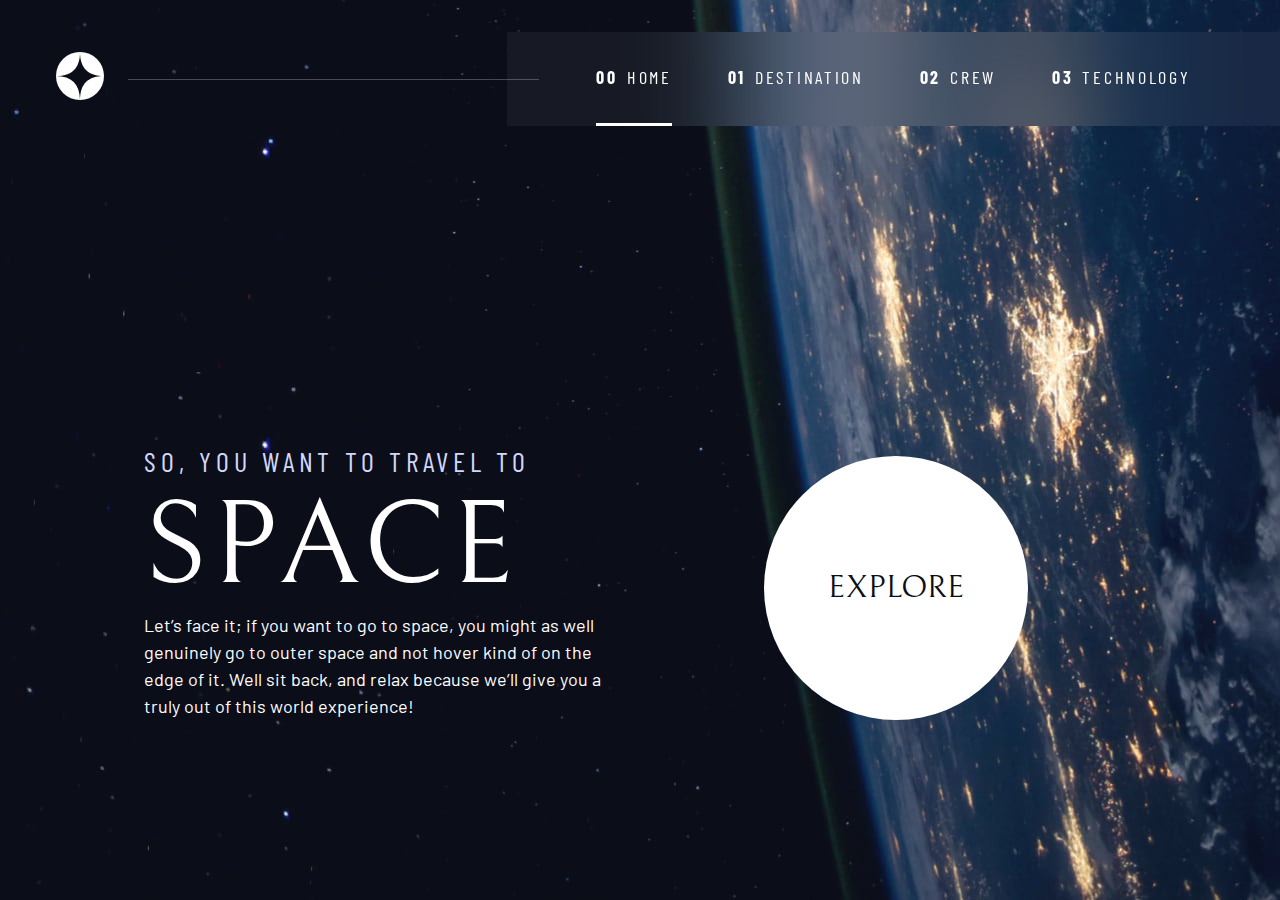
<file: index.html>
<!DOCTYPE html>
<html lang="en">
  <head>
    <meta charset="UTF-8" />
    <meta name="viewport" content="width=device-width, initial-scale=1.0" />
    <title>Frontend Mentor | Space Tourism</title>

    <link rel="preconnect" href="https://fonts.googleapis.com" />
    <link rel="preconnect" href="https://fonts.gstatic.com" crossorigin />
    <link
      href="https://fonts.googleapis.com/css2?family=Barlow+Condensed:wght@400;700&family=Bellefair&family=Barlow:wght@400;700&display=swap"
      rel="stylesheet"
    />

    <link rel="stylesheet" href="styles/index.css" />
    <link rel="icon" type="image/png" href="assets/icons/favicon-32x32.png" />

    <script src="js/navigation.js" defer></script>
  </head>

  <body class="home">
    <a href="#main" class="skip-to-content">Skip to content</a>

    <header class="primary-header flex">
      <div>
        <img
          src="./assets/shared/logo.svg"
          alt="space tourism logo"
          class="logo"
        />
      </div>
      <button
        class="mobile-nav-toggle"
        aria-controls="primary-navigation"
        aria-expanded="false"
      >
        <span class="sr-only">Menu</span>
      </button>

      <nav>
        <ul
          id="primary-navigation"
          data-visible="false"
          class="primary-navigation underline-indicators flex"
        >
          <li class="active">
            <a
              class="uppercase ff-sans-cond text-white letter-spacing-2"
              href="index.html"
            >
              <span aria-hidden="true">00</span>Home
            </a>
          </li>
          <li>
            <a
              class="uppercase ff-sans-cond text-white letter-spacing-2"
              href="destination.html"
            >
              <span aria-hidden="true">01</span>Destination
            </a>
          </li>
          <li>
            <a
              class="uppercase ff-sans-cond text-white letter-spacing-2"
              href="crew.html"
            >
              <span aria-hidden="true">02</span>Crew</a
            >
          </li>
          <li>
            <a
              class="uppercase ff-sans-cond text-white letter-spacing-2"
              href="technology.html"
            >
              <span aria-hidden="true">03</span>Technology
            </a>
          </li>
        </ul>
      </nav>
    </header>

    <main id="main" class="grid-container grid-container--home">
      <div>
        <h1 class="text-accent fs-500 ff-sans-cond uppercase letter-spacing-1">
          So, you want to travel to
          <span class="block fs-900 ff-serif text-white">Space</span>
        </h1>
        <p>
          Let’s face it; if you want to go to space, you might as well genuinely
          go to outer space and not hover kind of on the edge of it. Well sit
          back, and relax because we’ll give you a truly out of this world
          experience!
        </p>
      </div>

      <div>
        <a
          href="destination.html"
          class="large-button-2 ff-serif text-dark uppercase bg-white"
          >Explore</a
        >
      </div>
    </main>
  </body>
</html>
</file>
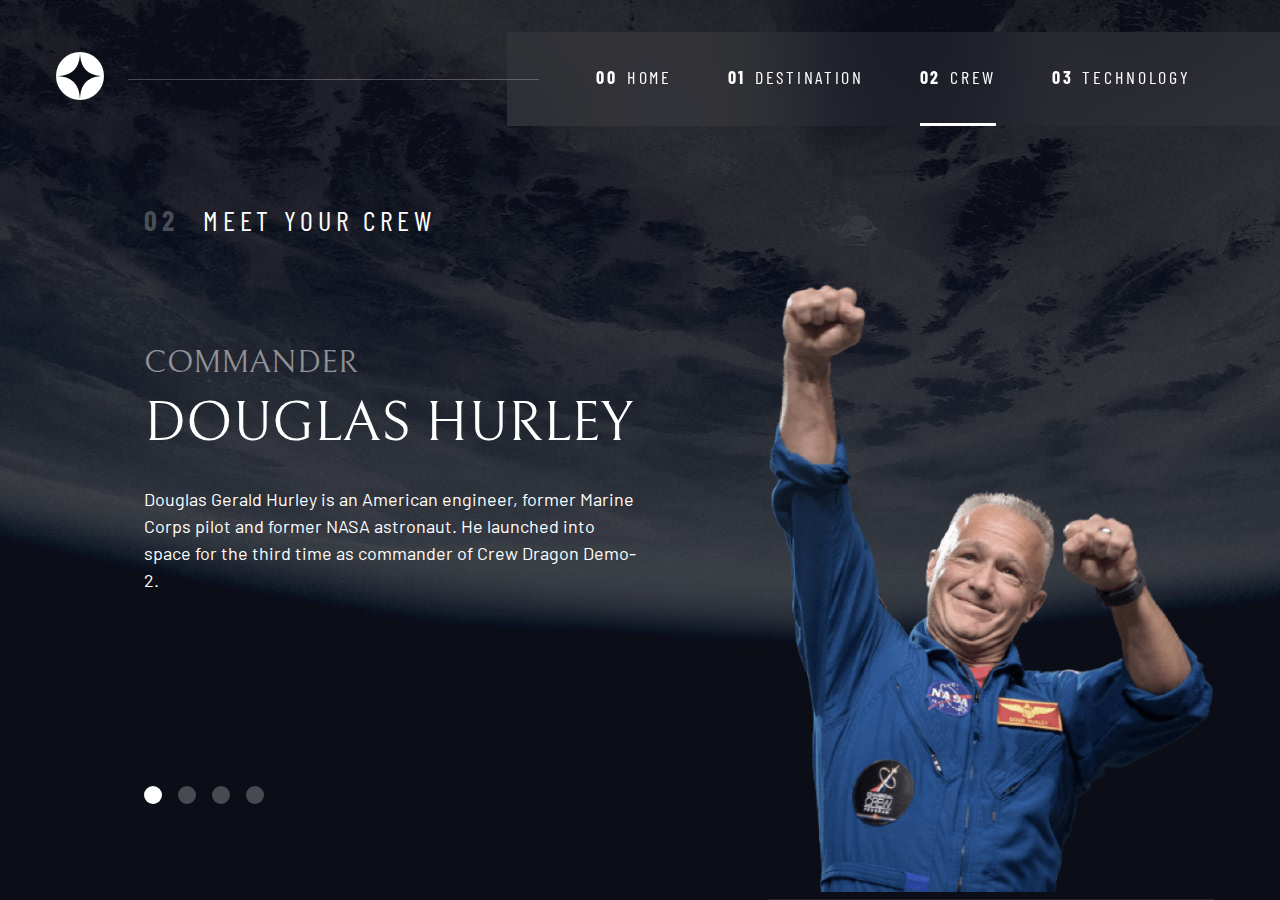
<file: crew.html>
<!DOCTYPE html>
<html lang="en">
  <head>
    <meta charset="UTF-8" />
    <meta name="viewport" content="width=device-width, initial-scale=1.0" />
    <title>Frontend Mentor | Space Tourism</title>

    <link rel="preconnect" href="https://fonts.googleapis.com" />
    <link rel="preconnect" href="https://fonts.gstatic.com" crossorigin />
    <link
      href="https://fonts.googleapis.com/css2?family=Barlow+Condensed:wght@400;700&family=Bellefair&family=Barlow:wght@400;700&display=swap"
      rel="stylesheet"
    />

    <link rel="stylesheet" href="styles/index.css" />
    <link rel="icon" type="image/png" href="assets/icons/favicon-32x32.png" />

    <script src="js/navigation.js" defer></script>
    <script src="js/tabs.js" defer></script>
  </head>

  <body class="crew">
    <a href="#main" class="skip-to-content">Skip to content</a>

    <header class="primary-header flex">
      <div>
        <img
          src="./assets/shared/logo.svg"
          alt="space tourism logo"
          class="logo"
        />
      </div>
      <button
        class="mobile-nav-toggle"
        aria-controls="primary-navigation"
        aria-expanded="false"
      >
        <span class="sr-only">Menu</span>
      </button>

      <nav>
        <ul
          id="primary-navigation"
          data-visible="false"
          class="primary-navigation underline-indicators flex"
        >
          <li>
            <a
              class="uppercase ff-sans-cond text-white letter-spacing-2"
              href="index.html"
              ><span aria-hidden="true">00</span>Home</a
            >
          </li>
          <li>
            <a
              class="uppercase ff-sans-cond text-white letter-spacing-2"
              href="destination.html"
              ><span aria-hidden="true">01</span>Destination</a
            >
          </li>
          <li class="active">
            <a
              class="uppercase ff-sans-cond text-white letter-spacing-2"
              href="crew.html"
              ><span aria-hidden="true">02</span>Crew</a
            >
          </li>
          <li>
            <a
              class="uppercase ff-sans-cond text-white letter-spacing-2"
              href="technology.html"
              ><span aria-hidden="true">03</span>Technology</a
            >
          </li>
        </ul>
      </nav>
    </header>

    <main id="main" class="grid-container grid-container--crew">
      <h1 class="numbered-title">
        <span aria-hidden="true">02</span> Meet your crew
      </h1>

      <div
        class="dot-indicators flex"
        role="tablist"
        aria-label="crew member list"
      >
        <button
          aria-selected="true"
          aria-controls="commander-tab"
          role="tab"
          data-image="commander-image"
          tabindex="0"
        >
          <span class="sr-only">The commander</span>
        </button>
        <button
          aria-selected="false"
          aria-controls="mission-tab"
          role="tab"
          data-image="mission-image"
          tabindex="-1"
        >
          <span class="sr-only">The mission specialist</span>
        </button>
        <button
          aria-selected="false"
          aria-controls="pilot-tab"
          role="tab"
          data-image="pilot-image"
          tabindex="-1"
        >
          <span class="sr-only">The pilot</span>
        </button>
        <button
          aria-selected="false"
          aria-controls="crew-tab"
          role="tab"
          data-image="crew-image"
          tabindex="-1"
        >
          <span class="sr-only">The crew engineer</span>
        </button>
      </div>

      <!-- commander -->
      <article
        id="commander-tab"
        class="crew-details flow"
        role="tabpanel"
        tabindex="0"
      >
        <header class="flow flow--space-small">
          <h2 class="fs-600 ff-serif uppercase">Commander</h2>
          <p class="fs-700 uppercase ff-serif">Douglas Hurley</p>
        </header>
        <p>
          Douglas Gerald Hurley is an American engineer, former Marine Corps
          pilot and former NASA astronaut. He launched into space for the third
          time as commander of Crew Dragon Demo-2.
        </p>
      </article>

      <!-- mission specialist -->
      <article
        hidden
        class="crew-details flow"
        id="mission-tab"
        role="tabpanel"
        tabindex="0"
      >
        <header class="flow flow--space-small">
          <h2 class="fs-600 ff-serif uppercase">Mission Specialist</h2>
          <p class="fs-700 uppercase ff-serif">Mark SHuttleworth</p>
        </header>
        <p>
          Mark Richard Shuttleworth is the founder and CEO of Canonical, the
          company behind the Linux-based Ubuntu operating system. Shuttleworth
          became the first South African to travel to space as a space tourist.
        </p>
      </article>

      <!-- pilot -->
      <article
        hidden
        class="crew-details flow"
        id="pilot-tab"
        role="tabpanel"
        tabindex="0"
      >
        <header class="flow flow--space-small">
          <h2 class="fs-600 ff-serif uppercase">Pilot</h2>
          <p class="fs-700 uppercase ff-serif">Victor Glover</p>
        </header>
        <p>
          Pilot on the first operational flight of the SpaceX Crew Dragon to the
          International Space Station. Glover is a commander in the U.S. Navy
          where he pilots an F/A-18.He was a crew member of Expedition 64, and
          served as a station systems flight engineer.
        </p>
      </article>

      <!-- engineer -->
      <article
        hidden
        class="crew-details flow"
        id="crew-tab"
        role="tabpanel"
        tabindex="0"
      >
        <header class="flow flow--space-small">
          <h2 class="fs-600 ff-serif uppercase">Flight Engineer</h2>
          <p class="fs-700 uppercase ff-serif">Anousheh Ansari</p>
        </header>
        <p>
          Anousheh Ansari is an Iranian American engineer and co-founder of
          Prodea Systems. Ansari was the fourth self-funded space tourist, the
          first self-funded woman to fly to the ISS, and the first Iranian in
          space.
        </p>
      </article>

      <picture id="commander-image">
        <source
          srcset="assets/crew/image-douglas-hurley.png"
          type="image/webp"
        />
        <img src="assets/crew/image-douglas-hurley.png" alt="Douglas Hurley" />
      </picture>
      <picture hidden id="mission-image">
        <source
          srcset="assets/crew/image-mark-shuttleworth.webp"
          type="image/webp"
        />
        <img
          src="assets/crew/image-mark-shuttleworth.png"
          alt="Douglas Hurley"
        />
      </picture>
      <picture hidden id="pilot-image">
        <source
          srcset="assets/crew/image-victor-glover.webp"
          type="image/webp"
        />
        <img src="assets/crew/image-victor-glover.png" alt="Douglas Hurley" />
      </picture>
      <picture hidden id="crew-image">
        <source
          srcset="assets/crew/image-anousheh-ansari.webp"
          type="image/webp"
        />
        <img src="assets/crew/image-anousheh-ansari.png" alt="Douglas Hurley" />
      </picture>
    </main>
  </body>
</html>
</file>
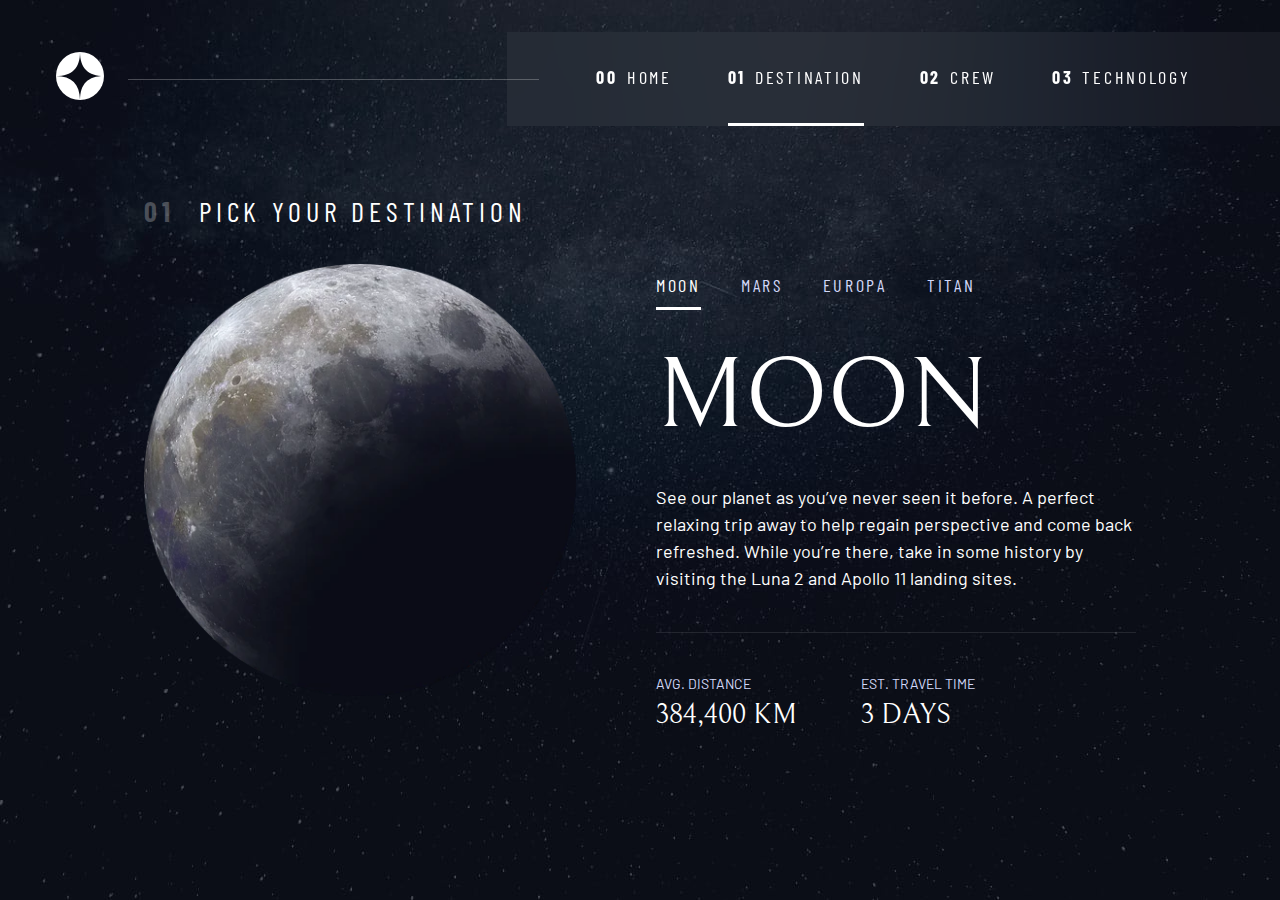
<file: destination.html>
<!DOCTYPE html>
<html lang="en">
  <head>
    <meta charset="UTF-8" />
    <meta name="viewport" content="width=device-width, initial-scale=1.0" />
    <title>Frontend Mentor | Space Tourism</title>

    <link rel="preconnect" href="https://fonts.googleapis.com" />
    <link rel="preconnect" href="https://fonts.gstatic.com" crossorigin />
    <link
      href="https://fonts.googleapis.com/css2?family=Barlow+Condensed:wght@400;700&family=Bellefair&family=Barlow:wght@400;700&display=swap"
      rel="stylesheet"
    />

    <link rel="stylesheet" href="styles/index.css" />
    <link rel="icon" type="image/png" href="assets/icons/favicon-32x32.png" />

    <script src="js/navigation.js" defer></script>
    <script src="js/tabs.js" defer></script>
  </head>

  <body class="destination">
    <a href="#main" class="skip-to-content">Skip to content</a>

    <header class="primary-header flex">
      <div>
        <img
          src="./assets/shared/logo.svg"
          alt="space tourism logo"
          class="logo"
        />
      </div>
      <button
        class="mobile-nav-toggle"
        aria-controls="primary-navigation"
        aria-expanded="false"
      >
        <span class="sr-only">Menu</span>
      </button>

      <nav>
        <ul
          id="primary-navigation"
          data-visible="false"
          class="primary-navigation underline-indicators flex"
        >
          <li>
            <a
              class="uppercase ff-sans-cond text-white letter-spacing-2"
              href="index.html"
              ><span aria-hidden="true">00</span>Home</a
            >
          </li>
          <li class="active">
            <a
              class="uppercase ff-sans-cond text-white letter-spacing-2"
              href="destination.html"
              ><span aria-hidden="true">01</span>Destination</a
            >
          </li>
          <li>
            <a
              class="uppercase ff-sans-cond text-white letter-spacing-2"
              href="crew.html"
              ><span aria-hidden="true">02</span>Crew</a
            >
          </li>
          <li>
            <a
              class="uppercase ff-sans-cond text-white letter-spacing-2"
              href="technology.html"
              ><span aria-hidden="true">03</span>Technology</a
            >
          </li>
        </ul>
      </nav>
    </header>

    <main id="main" class="grid-container grid-container--destination flow">
      <h1 class="numbered-title">
        <span aria-hidden="true">01</span> Pick your destination
      </h1>

      <picture id="moon-image">
        <source srcset="assets/destination/image-moon.webp" type="image/webp" />
        <img src="assets/destination/image-moon.png" alt="the moon" />
      </picture>
      <picture hidden id="mars-image">
        <source srcset="assets/destination/image-mars.webp" type="image/webp" />
        <img src="assets/destination/image-mars.png" alt="the planet mars" />
      </picture>
      <picture hidden id="europa-image">
        <source
          srcset="assets/destination/image-europa.webp"
          type="image/webp"
        />
        <img
          src="assets/destination/image-europa.png"
          alt="the planet europa"
        />
      </picture>
      <picture hidden id="titan-image">
        <source
          srcset="assets/destination/image-titan.webp"
          type="image/webp"
        />
        <img src="assets/destination/image-titan.png" alt="the moon titan" />
      </picture>

      <div
        class="tab-list underline-indicators flex"
        role="tablist"
        aria-label="destination list"
      >
        <button
          aria-selected="true"
          role="tab"
          aria-controls="moon-tab"
          class="uppercase ff-sans-cond text-accent letter-spacing-2"
          tabindex="0"
          data-image="moon-image"
        >
          Moon
        </button>
        <button
          aria-selected="false"
          role="tab"
          aria-controls="mars-tab"
          class="uppercase ff-sans-cond text-accent letter-spacing-2"
          tabindex="-1"
          data-image="mars-image"
        >
          Mars
        </button>
        <button
          aria-selected="false"
          role="tab"
          aria-controls="europa-tab"
          class="uppercase ff-sans-cond text-accent letter-spacing-2"
          tabindex="-1"
          data-image="europa-image"
        >
          Europa
        </button>
        <button
          aria-selected="false"
          role="tab"
          aria-controls="titan-tab"
          class="uppercase ff-sans-cond text-accent letter-spacing-2"
          tabindex="-1"
          data-image="titan-image"
        >
          Titan
        </button>
      </div>

      <!-- Moon -->
      <article
        class="destination-info flow"
        id="moon-tab"
        tabindex="0"
        role="tabpanel"
      >
        <h2 class="fs-800 uppercase ff-serif">Moon</h2>

        <p>
          See our planet as you’ve never seen it before. A perfect relaxing trip
          away to help regain perspective and come back refreshed. While you’re
          there, take in some history by visiting the Luna 2 and Apollo 11
          landing sites.
        </p>

        <div class="destination-meta flex">
          <div>
            <h3 class="text-accent fs-200 uppercase">Avg. distance</h3>
            <p class="ff-serif uppercase">384,400 KM</p>
          </div>
          <div>
            <h3 class="text-accent fs-200 uppercase">Est. travel time</h3>
            <p class="ff-serif uppercase">3 days</p>
          </div>
        </div>
      </article>

      <!-- Mars -->
      <article
        hidden
        class="destination-info flow"
        id="mars-tab"
        tabindex="0"
        role="tabpanel"
      >
        <h2 class="fs-800 uppercase ff-serif">Mars</h2>

        <p>
          Don’t forget to pack your hiking boots. You’ll need them to tackle
          Olympus Mons, the tallest planetary mountain in our solar system. It’s
          two and a half times the size of Everest!
        </p>

        <div class="destination-meta flex">
          <div>
            <h3 class="text-accent fs-200 uppercase">Avg. distance</h3>
            <p class="ff-serif uppercase">225 mil. km</p>
          </div>
          <div>
            <h3 class="text-accent fs-200 uppercase">Est. travel time</h3>
            <p class="ff-serif uppercase">9 months</p>
          </div>
        </div>
      </article>

      <!-- Europa -->
      <article
        hidden
        class="destination-info flow"
        id="europa-tab"
        tabindex="0"
        role="tabpanel"
      >
        <h2 class="fs-800 uppercase ff-serif">Europa</h2>

        <p>
          The smallest of the four Galilean moons orbiting Jupiter, Europa is a
          winter lover’s dream. With an icy surface, it’s perfect for a bit of
          ice skating, curling, hockey, or simple relaxation in your snug
          wintery cabin.
        </p>
        <div class="destination-meta flex">
          <div>
            <h3 class="text-accent fs-200 uppercase">Avg. distance</h3>
            <p class="ff-serif uppercase">628 mil. km</p>
          </div>
          <div>
            <h3 class="text-accent fs-200 uppercase">Est. travel time</h3>
            <p class="ff-serif uppercase">3 yearss</p>
          </div>
        </div>
      </article>

      <!-- Titan -->
      <article
        hidden
        class="destination-info flow"
        id="titan-tab"
        tabindex="0"
        role="tabpanel"
      >
        <h2 class="fs-800 uppercase ff-serif">Titan</h2>

        <p>
          The only moon known to have a dense atmosphere other than Earth, Titan
          is a home away from home (just a few hundred degrees colder!). As a
          bonus, you get striking views of the Rings of Saturn.
        </p>

        <div class="destination-meta flex">
          <div>
            <h3 class="text-accent fs-200 uppercase">Avg. distance</h3>
            <p class="ff-serif uppercase">1.6 bil. km</p>
          </div>
          <div>
            <h3 class="text-accent fs-200 uppercase">Est. travel time</h3>
            <p class="ff-serif uppercase">7 years</p>
          </div>
        </div>
      </article>
    </main>
  </body>
</html>
</file>
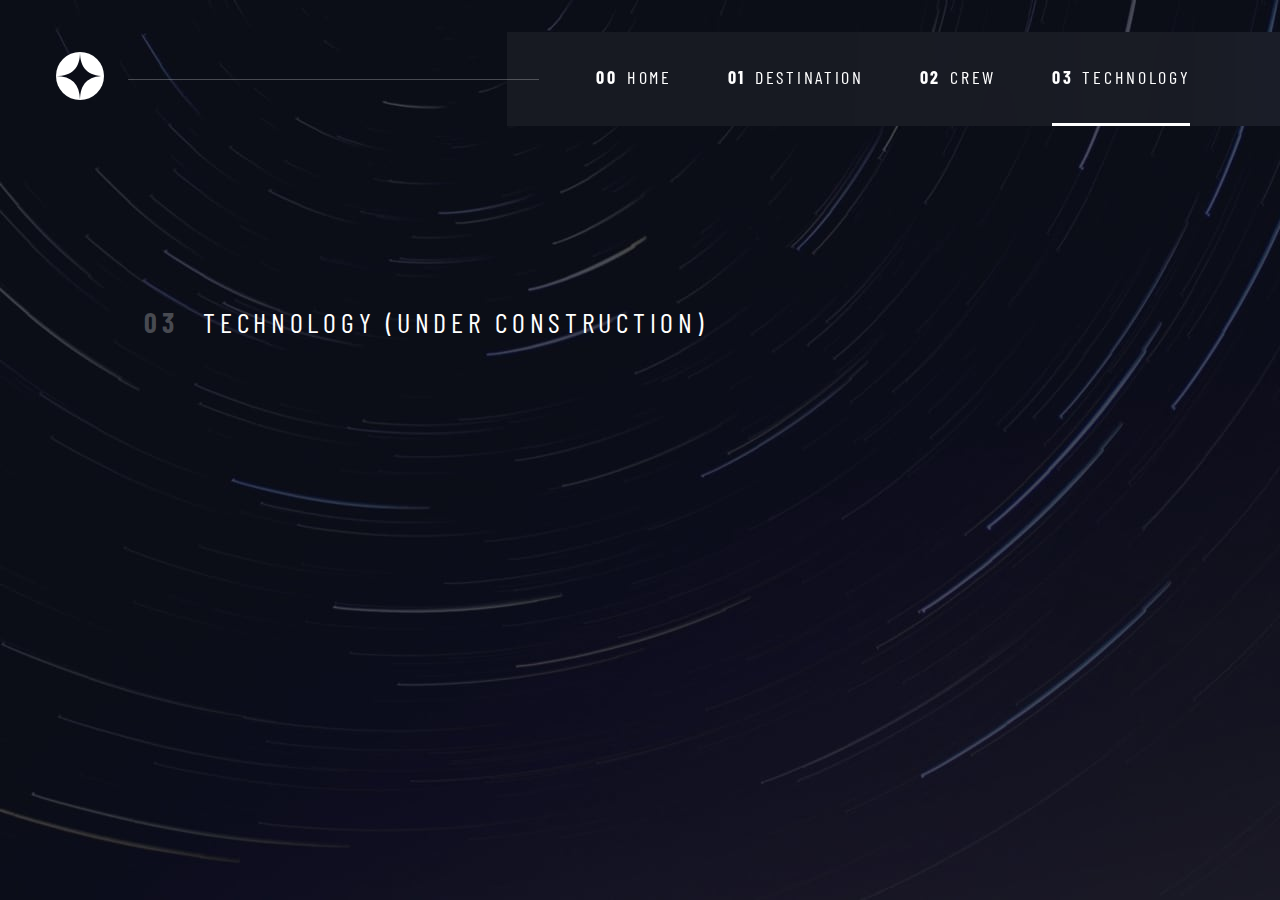
<file: technology.html>
<!DOCTYPE html>
<html lang="en">
  <head>
    <meta charset="UTF-8" />
    <meta name="viewport" content="width=device-width, initial-scale=1.0" />
    <title>Frontend Mentor | Space Tourism</title>

    <link rel="preconnect" href="https://fonts.googleapis.com" />
    <link rel="preconnect" href="https://fonts.gstatic.com" crossorigin />
    <link
      href="https://fonts.googleapis.com/css2?family=Barlow+Condensed:wght@400;700&family=Bellefair&family=Barlow:wght@400;700&display=swap"
      rel="stylesheet"
    />

    <link rel="stylesheet" href="styles/index.css" />
    <link rel="icon" type="image/png" href="assets/icons/favicon-32x32.png" />

    <script src="js/navigation.js" defer></script>
  </head>

  <body class="technology">
    <a href="#main" class="skip-to-content">Skip to content</a>

    <header class="primary-header flex">
      <div>
        <img
          src="./assets/shared/logo.svg"
          alt="space tourism logo"
          class="logo"
        />
      </div>
      <button
        class="mobile-nav-toggle"
        aria-controls="primary-navigation"
        aria-expanded="false"
      >
        <span class="sr-only">Menu</span>
      </button>

      <nav>
        <ul
          id="primary-navigation"
          data-visible="false"
          class="primary-navigation underline-indicators flex"
        >
          <li>
            <a
              class="uppercase ff-sans-cond text-white letter-spacing-2"
              href="index.html"
              ><span aria-hidden="true">00</span>Home</a
            >
          </li>
          <li>
            <a
              class="uppercase ff-sans-cond text-white letter-spacing-2"
              href="destination.html"
              ><span aria-hidden="true">01</span>Destination</a
            >
          </li>
          <li>
            <a
              class="uppercase ff-sans-cond text-white letter-spacing-2"
              href="crew.html"
              ><span aria-hidden="true">02</span>Crew</a
            >
          </li>
          <li class="active">
            <a
              class="uppercase ff-sans-cond text-white letter-spacing-2"
              href="technology.html"
              ><span aria-hidden="true">03</span>Technology</a
            >
          </li>
        </ul>
      </nav>
    </header>

    <main id="main" class="grid-container grid-container--crew">
      <h1 class="numbered-title">
        <span aria-hidden="true">03</span> Technology (Under Construction)
      </h1>
    </main>
  </body>
</html>
</file>
<file: styles/index.css>
/* ----------------------------------------------------------------------------
GLOBAL VARIABLES
*/

:root {
  --clr-dark: 230 35% 7%;
  --clr-light: 231 77% 90%;
  --clr-white: 0 0% 100%;

  --fs-900: clamp(5rem, 8vw + 1rem, 9.375rem);
  --fs-800: 3.5rem;
  --fs-700: 1.5rem;
  --fs-600: 1rem;
  --fs-500: 1rem;
  --fs-400: 0.9375rem;
  --fs-300: 1rem;
  --fs-200: 0.875rem;

  --ff-serif: "Bellefair", serif;
  --ff-sans-cond: "Barlow Condensed", sans-serif;
  --ff-sans-normal: "Barlow", sans-serif;
}

@media screen and (min-width: 35rem) {
  :root {
    --fs-800: 5rem;
    --fs-700: 2.5rem;
    --fs-600: 1.5rem;
    --fs-500: 1.25rem;
    --fs-400: 1rem;
  }
}
@media screen and (min-width: 45rem) {
  :root {
    --fs-800: 6.25rem;
    --fs-700: 3.5rem;
    --fs-600: 2rem;
    --fs-500: 1.75rem;
    --fs-400: 1.125rem;
  }
}

/* ----------------------------------------------------------------------------
RESET 
*/

*,
*::before,
*::after {
  box-sizing: border-box;
}

body,
h1,
h2,
h3,
h4,
h5,
h6,
p,
figure,
picture {
  margin: 0;
}

h1,
h2,
h3,
h4,
h5,
h6,
p {
  font-weight: 400;
}

body {
  font-family: var(--ff-sans-normal);
  font-size: var(--fs-400);
  color: hsl(var(--clr-white));
  background-color: hsl(var(--clr-dark));
  line-height: 1.5;
  min-height: 100vh;
  display: grid;
  grid-template-rows: min-content 1fr;
  overflow-x: hidden;
}

img,
picture {
  max-width: 100%;
}

input,
button,
textarea,
select {
  font: inherit;
}

@media (prefers-reduced-motion: reduce) {
  *,
  *::before,
  *::after {
    animation-duration: 0.01ms !important;
    animation-iteration-count: 1 !important;
    transition-duration: 0.01ms !important;
    scroll-behavior: auto !important;
  }
}

/* ----------------------------------------------------------------------------
UTILITIES
*/

.flex {
  display: flex;
  gap: var(--gap, 1rem);
}

.grid {
  display: grid;
  gap: var(--gap, 1rem);
}

.block {
  display: block;
}

.flow > *:where(:not(:first-child)) {
  margin-top: var(--flow-space, 1rem);
}

.flow--space-small {
  --flow-space: 0.75rem;
}

.container {
  max-width: 80rem;
  margin-inline: auto;
  padding-inline: 2rem;
}

.sr-only {
  position: absolute;
  width: 1px;
  height: 1px;
  padding: 0;
  margin: -1px;
  overflow: hidden;
  clip: rect(0, 0, 0, 0);
  white-space: nowrap;
  border: 0;
}

.skip-to-content {
  position: absolute;
  z-index: 9999;
  background: hsl(var(--clr-white));
  color: hsl(var(--clr-dark));
  padding: 0.5em 1em;
  margin-inline: auto;
  border-bottom-right-radius: 15px;
  transform: translateY(-100%);
  transition: transform 250ms ease-in;
}

.skip-to-content:focus {
  transform: translateY(0);
}

.bg-dark {
  background-color: hsl(var(--clr-dark));
}
.bg-accent {
  background-color: hsl(var(--clr-light));
}
.bg-white {
  background-color: hsl(var(--clr-white));
}

.text-dark {
  color: hsl(var(--clr-dark));
}
.text-accent {
  color: hsl(var(--clr-light));
}
.text-white {
  color: hsl(var(--clr-white));
}

/* Typography */

.ff-serif {
  font-family: var(--ff-serif);
}
.ff-sans-cond {
  font-family: var(--ff-sans-cond);
}
.ff-sans-normal {
  font-family: var(--ff-sans-normal);
}

.letter-spacing-1 {
  letter-spacing: 4.75px;
}
.letter-spacing-2 {
  letter-spacing: 2.7px;
}
.letter-spacing-3 {
  letter-spacing: 2.35px;
}

.uppercase {
  text-transform: uppercase;
}

.fs-900 {
  font-size: var(--fs-900);
}
.fs-800 {
  font-size: var(--fs-800);
}
.fs-700 {
  font-size: var(--fs-700);
}
.fs-600 {
  font-size: var(--fs-600);
}
.fs-500 {
  font-size: var(--fs-500);
}
.fs-400 {
  font-size: var(--fs-400);
}
.fs-300 {
  font-size: var(--fs-300);
}
.fs-200 {
  font-size: var(--fs-200);
}

.fs-900,
.fs-800,
.fs-700,
.fs-600 {
  line-height: 1.1;
}

/* 
Mini Components
*/

.numbered-title {
  font-family: var(--ff-sans-cond);
  font-size: var(--fs-500);
  text-transform: uppercase;
  /* It's OK to use pixel values for very small or specific things like this. */
  letter-spacing: 4.72px;
}
.numbered-title span {
  margin-right: 0.5em;
  font-weight: 700;
  color: hsl(var(--clr-white) / 0.25);
}

/* ----------------------------------------------------------------------------
COMPONENTS
*/

.large-button {
  position: relative;
  display: inline-grid;
  z-index: 1;
  place-items: center;
  padding: 0 2em;
  aspect-ratio: 1;
  border-radius: 50%;
  text-decoration: none;
  font-size: 2rem;
}
.large-button::after {
  content: "";
  position: absolute;
  z-index: -1;
  background: hsl(var(--clr-white) / 0.1);
  width: 100%;
  height: 100%;
  border-radius: 50%;
  opacity: 0;
  transition: opacity 0.3s linear, transform 0.3s ease-in-out;
}
.large-button:hover::after,
.large-button:focus::after {
  transform: scale(1.5);
  opacity: 1;
}

.large-button-2 {
  display: grid;
  place-items: center;
  padding: 0 2em;
  aspect-ratio: 1;
  border-radius: 50%;
  text-decoration: none;
  transition: box-shadow 0.5s;
  font-size: 2rem;
}
.large-button-2:hover,
.large-button-2:focus {
  box-shadow: 0 0 1px 4rem hsl(var(--clr-white) / 0.1);
}

.logo {
  margin: 1.5rem clamp(1.5rem, 5vw, 3.5rem);
}

.primary-header {
  justify-content: space-between;
  align-items: center;
}

.primary-navigation {
  --gap: clamp(1.5rem, 5vw, 3.5rem);
  --underline-gap: 2rem;
  list-style: none;
  padding: 0;
  margin: 0;
  background: hsl(var(--clr-white) / 0.05);
  backdrop-filter: blur(3rem);
}
.primary-navigation a {
  text-decoration: none;
}
.primary-navigation a > span {
  font-weight: 700;
  margin-right: 0.5em;
}

.mobile-nav-toggle {
  display: none;
}

@media (max-width: 35rem) {
  .primary-navigation {
    --underline-gap: 1rem;
    flex-direction: column;
    position: fixed;
    inset: 0 0 0 30%;
    z-index: 1000;
    padding: min(20rem, 15vh) 2rem;
    opacity: 0;
    transform: translateX(100%);
    transition: opacity 0.3s ease-in-out, transform 0.3s ease-in-out;
  }

  .primary-navigation.underline-indicators > .active,
  .primary-navigation.underline-indicators > [aria-selected="true"] {
    border-bottom: 0.2rem solid hsl(var(--clr-white) / 0);
  }

  .primary-navigation.underline-indicators > .active:hover,
  .primary-navigation.underline-indicators > .active:focus,
  .primary-navigation.underline-indicators > [aria-selected="true"]:hover,
  .primary-navigation.underline-indicators > [aria-selected="true"]:focus {
    border-color: hsl(var(--clr-white) / 0.5);
  }

  .primary-navigation[data-visible="true"] {
    opacity: 1;
    transform: translateX(0);
  }

  .mobile-nav-toggle {
    display: block;
    position: absolute;
    z-index: 2000;
    right: 1rem;
    top: 2rem;
    background: transparent;
    border: 0;
    background-image: url(..../assets/shared/icon-hamburger.svg);
    background-repeat: no-repeat;
    background-position: center;
    width: 1.5rem;
    aspect-ratio: 1;
    transition: transform 0.3s;
  }

  .mobile-nav-toggle[aria-expanded="true"] {
    transform: rotate(180deg);
    background-image: url(../assets/shared/icon-close.svg);
  }
}

@media (min-width: 35em) {
  .primary-navigation {
    padding-inline: clamp(3rem, 7vw, 7rem);
  }
}

@media (min-width: 35em) and (max-width: 44.999em) {
  .primary-navigation a > span {
    display: none;
  }
}

@media (min-width: 45em) {
  .primary-header::after {
    content: "";
    display: block;
    position: relative;
    height: 1px;
    width: 100%;
    background: hsl(var(--clr-white) / 0.25);
    order: 1;
    margin-right: -3rem;
    z-index: 3000;
  }
  nav {
    order: 2;
  }

  .primary-navigation {
    margin-block: 2rem;
  }
}

.underline-indicators > * {
  padding: var(--underline-gap, 0.5rem) 0;
  border: none;
  cursor: pointer;
  border-bottom: 0.2rem solid hsl(var(--clr-white) / 0);
  background-color: transparent;
}
.underline-indicators > *:hover,
.underline-indicators > *:focus {
  border-color: hsl(var(--clr-white) / 0.5);
}
.underline-indicators > .active,
.underline-indicators > [aria-selected="true"] {
  color: hsl(var(--clr-white) / 1);
  border-color: hsl(var(--clr-white) / 1);
}

.tab-list {
  --gap: 2.5rem;
}

.dot-indicators > * {
  cursor: pointer;
  border: none;
  border-radius: 50%;
  aspect-ratio: 1;
  padding: 0.5em;
  background-color: hsl(var(--clr-white) / 0.25);
}
.dot-indicators > *:hover,
.dot-indicators > *:focus {
  background-color: hsl(var(--clr-white) / 0.5);
}
.dot-indicators > [aria-selected="true"] {
  background-color: hsl(var(--clr-white) / 1);
}

.number-indicators {
  --gap: 2rem;
  flex-direction: column;
}
.number-indicators > * {
  display: grid;
  place-items: center;
  padding: 0 2rem;
  aspect-ratio: 1;
  border-radius: 50%;
  text-decoration: none;
  max-width: 5rem;
  border: 2px solid hsl(var(--clr-white) / 0.25);
}
.number-indicators > *:hover,
.number-indicators > *:focus {
  border-color: hsl(var(--clr-white) / 0.5);
}
.number-indicators > [aria-selected="true"] {
  background-color: hsl(var(--clr-white) / 1);
  color: hsl(var(--clr-dark));
}

/* ----------------------------------------------------------------------------
PAGE SPECIFIC
*/

/* BACKGROUND */
body {
  background-size: cover;
  background-position: bottom center;
}

/* HOME */
.home {
  background-image: url(../assets/home/background-home-mobile.jpg);
}

@media screen and (min-width: 35rem) {
  .home {
    background-position: center center;
    background-image: url(../assets/home/background-home-tablet.jpg);
  }
}

@media (min-width: 45rem) {
  .home {
    background-image: url(../assets/home/background-home-desktop.jpg);
  }
}

/* DESTINATION */
.destination {
  background-image: url(../assets/destination/background-destination-mobile.jpg);
}

@media (min-width: 35rem) {
  .destination {
    background-position: center center;
    background-image: url(../assets/destination/background-destination-tablet.jpg);
  }
}

@media (min-width: 45rem) {
  .destination {
    background-image: url(../assets/destination/background-destination-desktop.jpg);
  }
}

/* CREW */
.crew {
  background-image: url(../assets/crew/background-crew-mobile.jpg);
}

@media (min-width: 35rem) {
  .crew {
    background-position: center center;
    background-image: url(../assets/crew/background-crew-tablet.jpg);
  }
}

@media (min-width: 45rem) {
  .crew {
    background-image: url(../assets/crew/background-crew-desktop.jpg);
  }
}

/* TECHNOLOGY */
.technology {
  background-image: url(../assets/technology/background-technology-mobile.jpg);
}

@media (min-width: 35rem) {
  .technology {
    background-position: center center;
    background-image: url(../assets/technology/background-technology-tablet.jpg);
  }
}

@media (min-width: 45rem) {
  .technology {
    background-image: url(../assets/technology/background-technology-desktop.jpg);
  }
}

/* ----------------------------------------------------------------------------
LAYOUT SPECIFIC
*/

.grid-container {
  display: grid;
  text-align: center;
  place-items: center;
  padding-inline: 1rem;
  padding-bottom: 3rem;
}

.grid-container p:not([class]) {
  max-width: 50ch;
}

.numbered-title {
  grid-area: title;
}

/* DESTINATION */

.grid-container--destination {
  --flow-space: 2rem;
  grid-template-areas:
    "title"
    "image"
    "tabs"
    "content";
}

.grid-container--destination > picture {
  grid-area: image;
  max-width: 60%;
  align-self: start;
}

.grid-container--destination > .tab-list {
  grid-area: tabs;
}

.grid-container--destination > .destination-info {
  grid-area: content;
}

.destination-meta {
  flex-direction: column;
  border-top: 1px solid hsl(var(--clr-white) / 0.1);
  padding-top: 2.5rem;
  margin-top: 2.5rem;
}
.destination-meta p {
  font-size: 1.75rem;
}

/* CREW */

.grid-container--crew {
  --flow-space: 2rem;
  grid-template-areas:
    "title"
    "image"
    "tabs"
    "content";
}

.grid-container--crew > picture {
  grid-area: image;
  max-width: 60%;
  border-bottom: 1px solid hsl(var(--clr-white) / 0.1);
}

.grid-container--crew > .dot-indicators {
  grid-area: tabs;
}

.grid-container--crew > .crew-details {
  grid-area: content;
}

.crew-details h2 {
  color: hsl(var(--clr-white) / 0.5);
}

@media (min-width: 35em) {
  .numbered-title {
    justify-self: start;
    margin-top: 2rem;
  }

  .destination-meta {
    flex-direction: row;
    justify-content: space-evenly;
  }

  .grid-container--crew {
    padding-bottom: 0;
    grid-template-areas:
      "title"
      "content"
      "tabs"
      "image";
  }
}

@media (min-width: 45rem) {
  .grid-container {
    text-align: left;
    column-gap: var(--container-gap, 2rem);
    grid-template-columns: minmax(1rem, 1fr) repeat(2, minmax(0, 30rem)) minmax(
        1rem,
        1fr
      );
  }

  .grid-container--home > *:first-child {
    grid-column: 2;
  }
  .grid-container--home > *:last-child {
    grid-column: 3;
  }
  .grid-container--home {
    padding-bottom: max(6rem, 20vh);
    align-items: end;
  }
  .grid-container--destination {
    justify-items: start;
    align-content: start;
    grid-template-areas:
      ". title title ."
      ". image tabs ."
      ". image content .";
  }
  .grid-container--destination > picture {
    max-width: 90%;
  }

  .destination-meta {
    --gap: min(5vw, 6rem);
    justify-content: start;
  }

  .grid-container--crew {
    grid-template-columns: minmax(1rem, 1fr) minmax(0, 37rem) minmax(0, 23rem) minmax(
        1rem,
        1fr
      );
    justify-items: start;
    grid-template-areas:
      ". title title ."
      ". content image ."
      ". tabs image .";
  }

  .grid-container--crew > picture {
    grid-column: span 2;
    align-self: end;
    max-width: 90%;
  }
}
</file>
